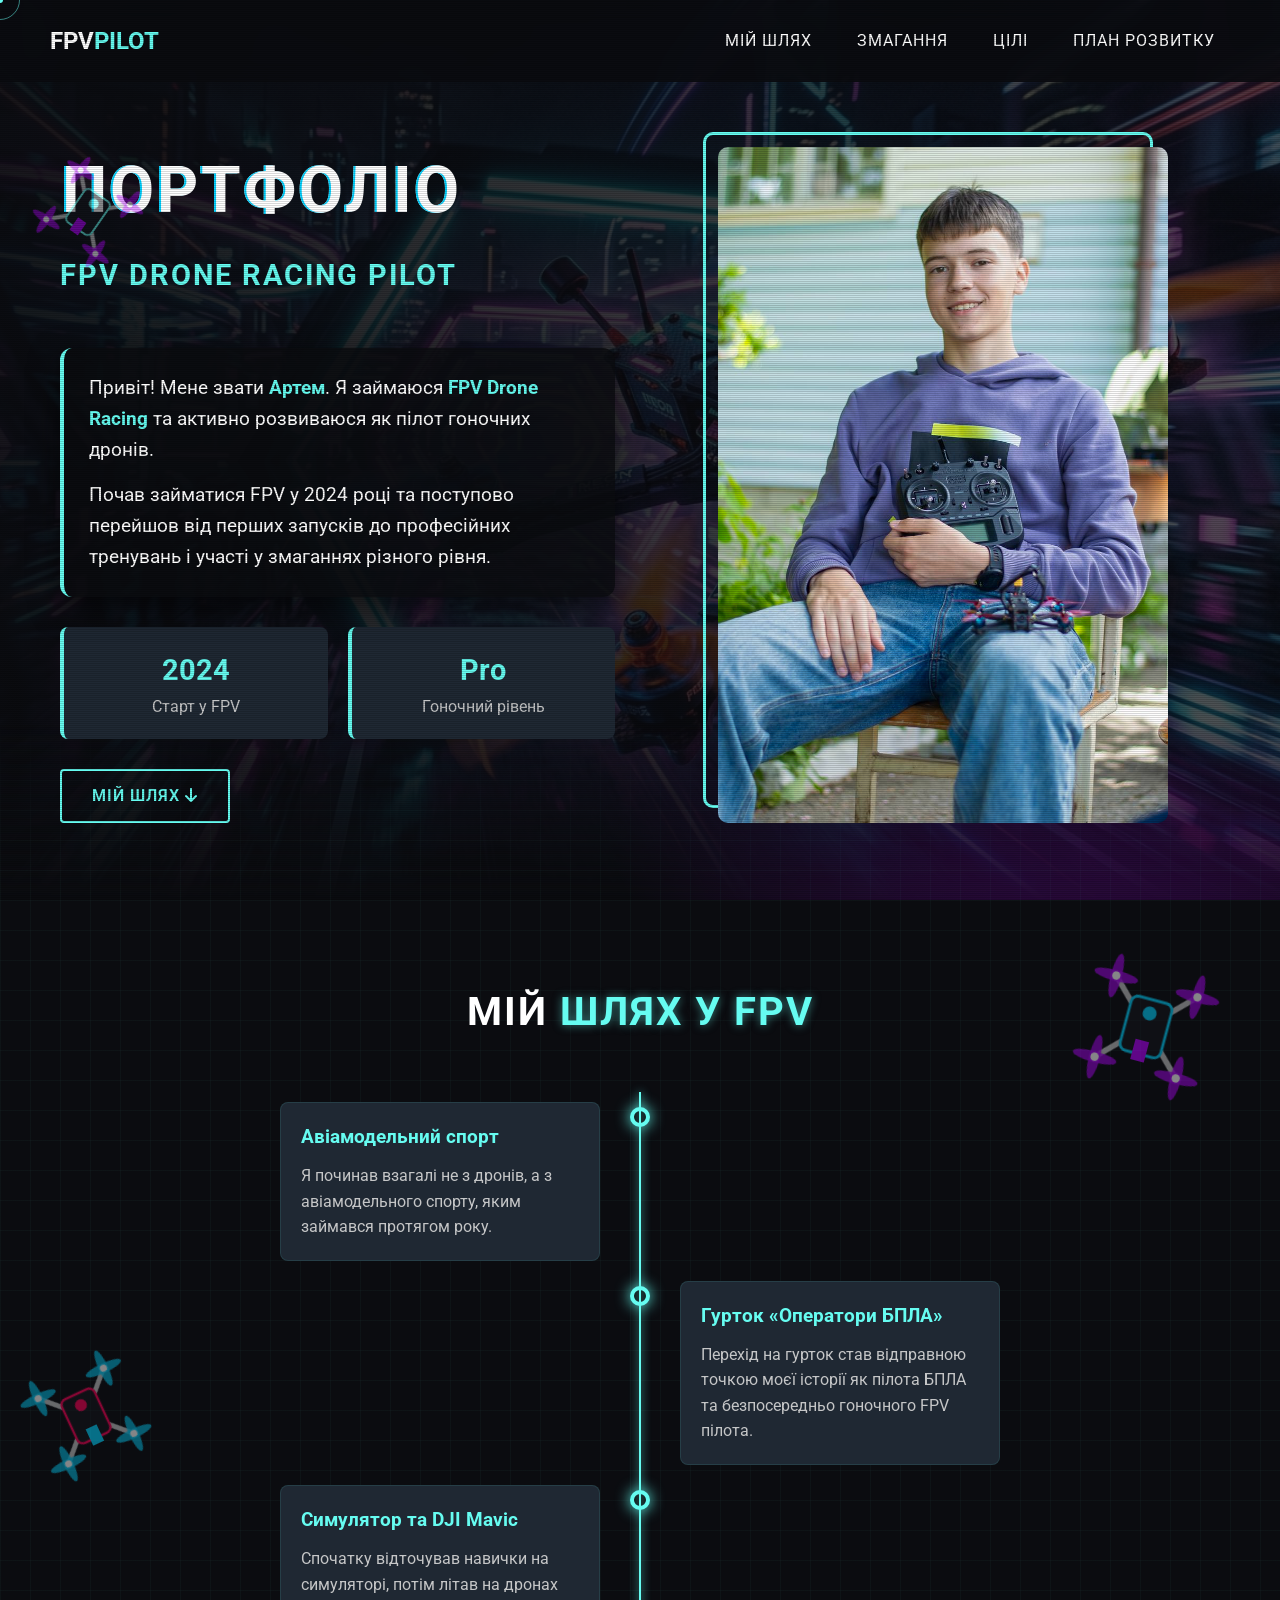
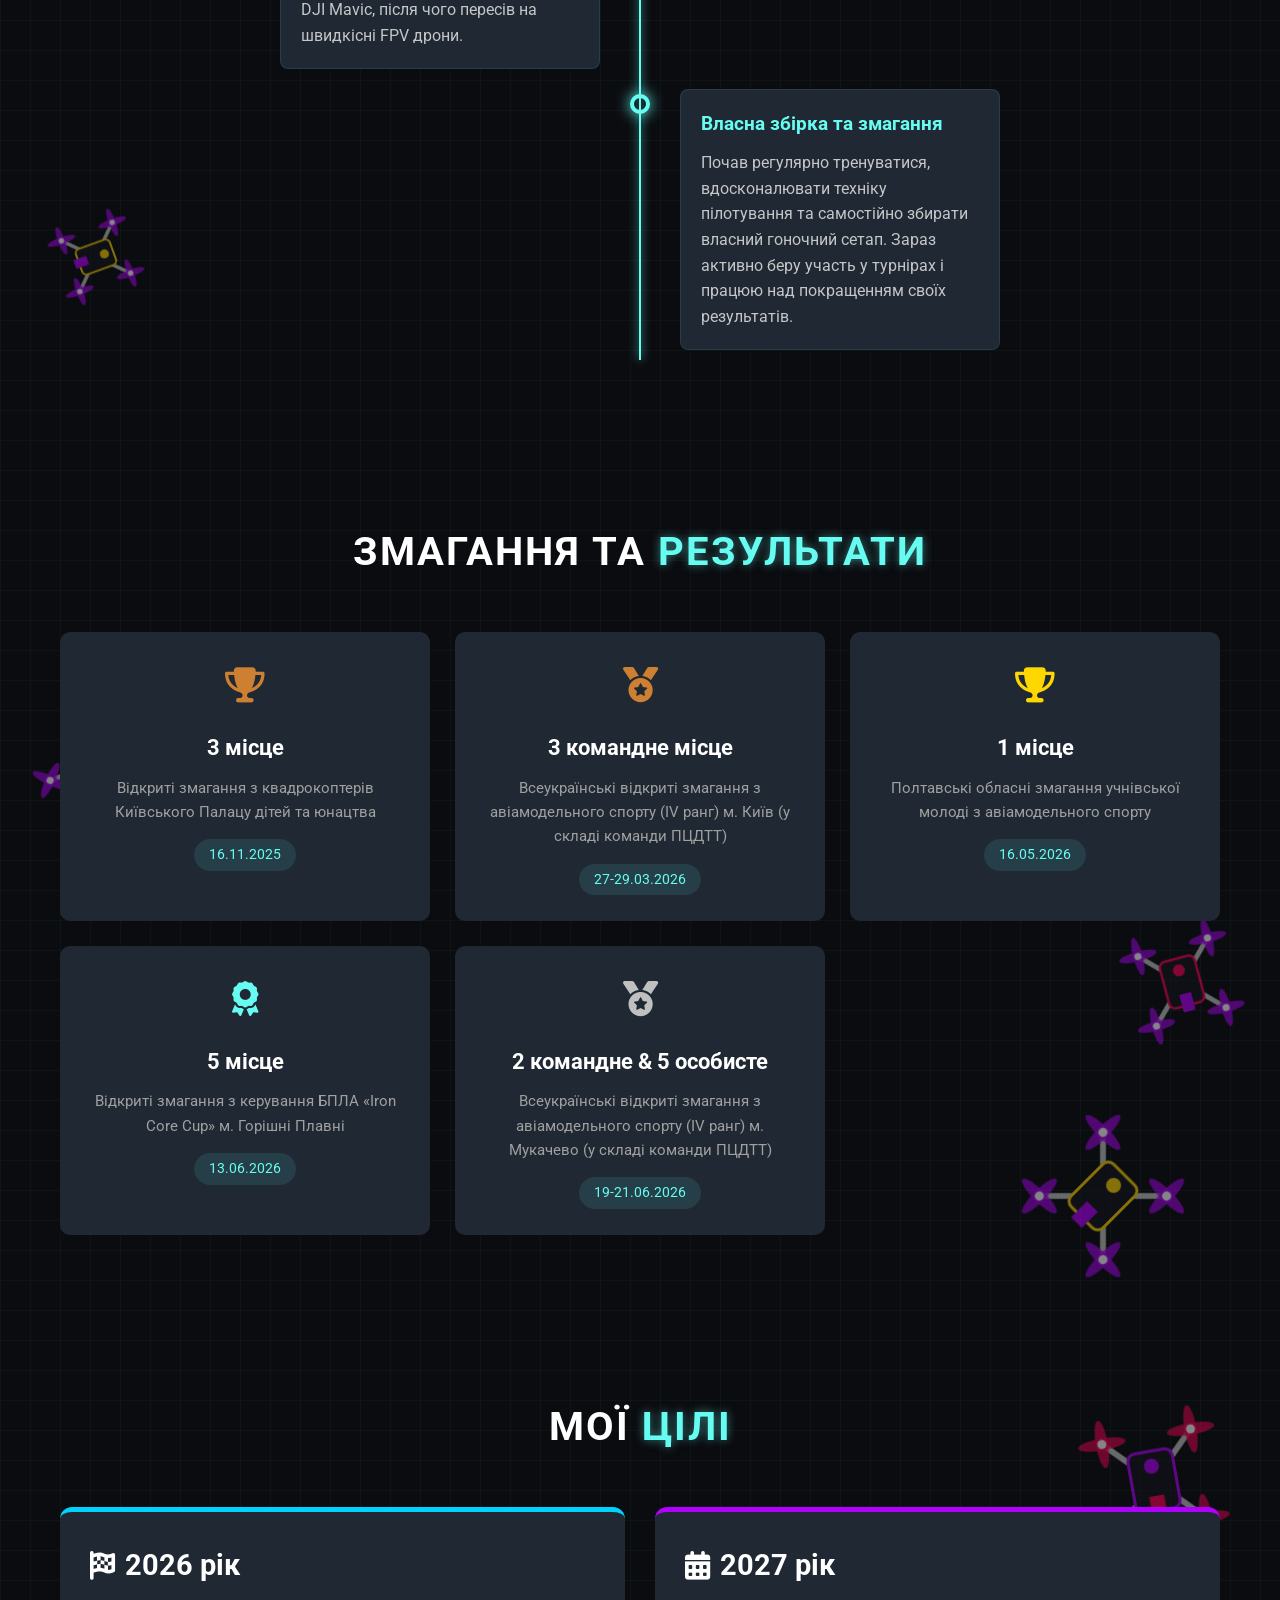
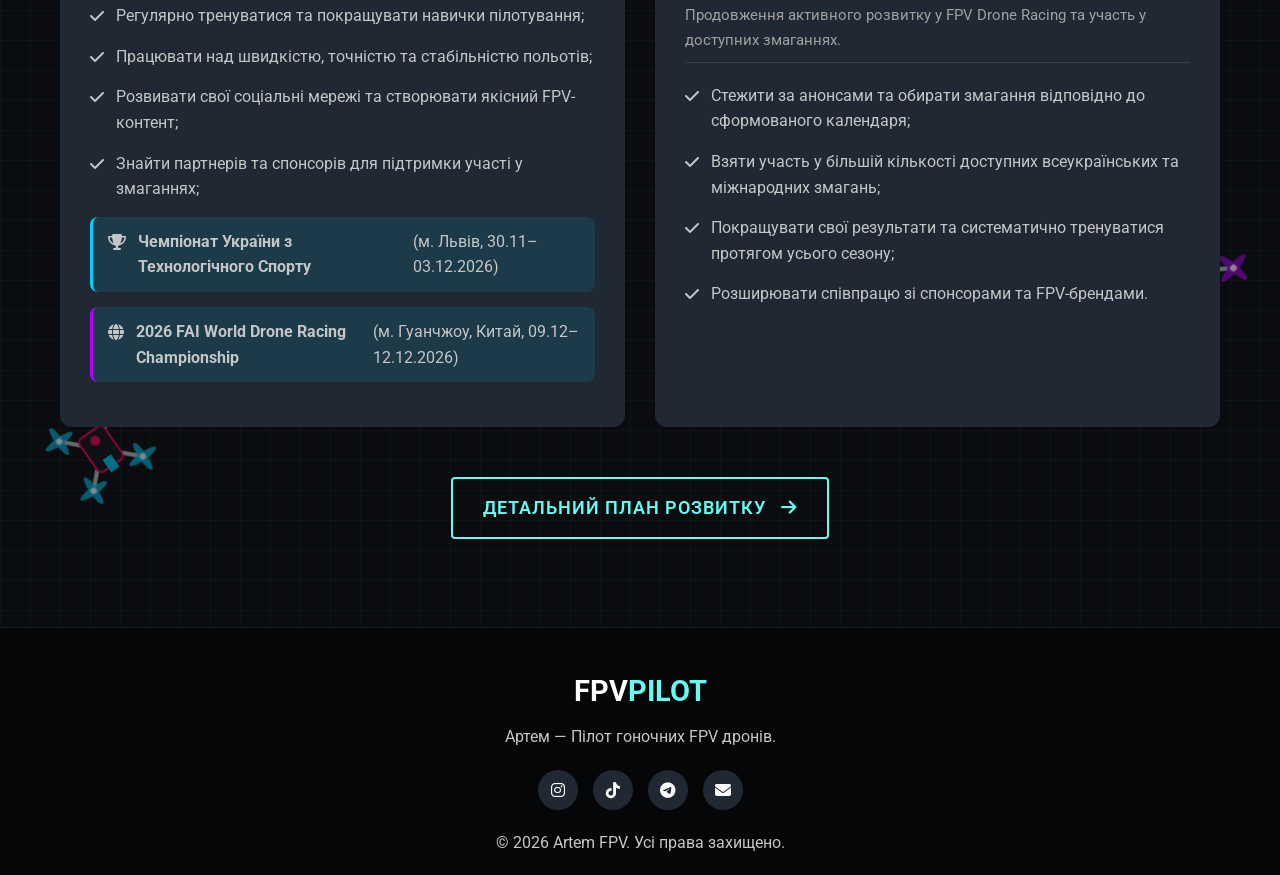
<file: index.html>
<!DOCTYPE html>
<html lang="uk">

<head>
    <meta charset="UTF-8">
    <meta name="viewport" content="width=device-width, initial-scale=1.0">
    <title>Артем | FPV Drone Racing Pilot</title>
    <meta name="description"
        content="Портфоліо Артема, пілота гоночних FPV дронів. Досягнення, результати змагань та цілі на майбутнє.">
    <link rel="stylesheet" href="style.css?v=1.2">
    <link href="https://fonts.googleapis.com/css2?family=Roboto:wght@300;400;700;900&display=swap" rel="stylesheet">
    <link rel="stylesheet" href="https://cdnjs.cloudflare.com/ajax/libs/font-awesome/6.4.0/css/all.min.css">
</head>

<body>
    <div class="loader-wrapper">
        <div class="loader"></div>
    </div>

    <!-- Custom Cursor -->
    <div class="cursor-dot"></div>
    <div class="cursor-outline"></div>

    <nav class="navbar">
        <div class="logo"><a href="index.html">FPV<span>PILOT</span></a></div>
        <ul class="nav-links">
            <li><a href="#journey">Мій шлях</a></li>
            <li><a href="#competitions">Змагання</a></li>
            <li><a href="#goals">Цілі</a></li>
            <li><a href="plan.html">План розвитку</a></li>
        </ul>
        <div class="hamburger">
            <i class="fas fa-bars"></i>
        </div>
    </nav> 

    <header class="hero" id="home">
        <div class="hero-overlay"></div>
        <div class="drone-decoration drone-5 spin-hover"></div>
        <div class="container hero-container">
            <div class="hero-content">
                <div class="interactive-title" style="transform-style: preserve-3d; transition: transform 0.1s ease-out;">
                    <h1 class="glitch cyber-title" data-text="Портфоліо">Портфоліо</h1>
                    <h2 class="cyber-subtitle">
                        <span class="typing-effect">FPV Drone Racing Pilot</span>
                    </h2>
                </div>

                <div class="hero-about-text">
                    <p>Привіт! Мене звати <strong>Артем</strong>. Я займаюся <strong>FPV Drone Racing</strong> та активно розвиваюся як пілот гоночних дронів.</p>
                    <p>Почав займатися FPV у 2024 році та поступово перейшов від перших запусків до професійних тренувань і участі у змаганнях різного рівня.</p>
                </div>

                <div class="stats">
                    <div class="stat-box">
                        <h3>2024</h3>
                        <span>Старт у FPV</span>
                    </div>
                    <div class="stat-box">
                        <h3>Pro</h3>
                        <span>Гоночний рівень</span>
                    </div>
                </div>

                <a href="#journey" class="btn primary-btn" style="margin-top: 30px;">Мій шлях <i
                        class="fas fa-arrow-down"></i></a>
            </div>

            <div class="hero-image-block">
                <div class="about-image">
                    <img src="artem.png" alt="Артем - FPV Пілот">
                    <div class="image-border"></div>
                </div>
            </div>
        </div>
    </header>

    <section id="journey" class="journey">
        <div class="drone-decoration drone-1 spin-always"></div>
        <div class="drone-decoration drone-2 spin-hover"></div>
        <div class="drone-decoration drone-7 spin-hover"></div>
        <div class="container">
            <h2 class="section-title">Мій <span>шлях у FPV</span></h2>
            <div class="timeline">
                <div class="timeline-item">
                    <div class="timeline-dot"></div>
                    <div class="timeline-content">
                        <h3>Авіамодельний спорт</h3>
                        <p>Я починав взагалі не з дронів, а з авіамодельного спорту, яким займався протягом року.</p>
                    </div>
                </div>
                <div class="timeline-item">
                    <div class="timeline-dot"></div>
                    <div class="timeline-content">
                        <h3>Гурток «Оператори БПЛА»</h3>
                        <p>Перехід на гурток став відправною точкою моєї історії як пілота БПЛА та безпосередньо гоночного FPV пілота.</p>
                    </div>
                </div>
                <div class="timeline-item">
                    <div class="timeline-dot"></div>
                    <div class="timeline-content">
                        <h3>Симулятор та DJI Mavic</h3>
                        <p>Спочатку відточував навички на симуляторі, потім літав на дронах DJI Mavic, після чого пересів на швидкісні FPV дрони.</p>
                    </div>
                </div>
                <div class="timeline-item">
                    <div class="timeline-dot"></div>
                    <div class="timeline-content">
                        <h3>Власна збірка та змагання</h3>
                        <p>Почав регулярно тренуватися, вдосконалювати техніку пілотування та самостійно збирати власний гоночний сетап. Зараз активно беру участь у турнірах і працюю над покращенням своїх результатів.</p>
                    </div>
                </div>
            </div>
        </div>
    </section>

    <section id="competitions" class="competitions">
        <div class="drone-decoration drone-3 spin-always"></div>
        <div class="drone-decoration drone-6 spin-always"></div>
        <div class="drone-decoration drone-9 spin-hover"></div>
        <div class="container">
            <h2 class="section-title">Змагання та <span>результати</span></h2>
            <div class="cards-grid">
                <div class="card">
                    <div class="card-icon"><i class="fas fa-trophy bronze"></i></div>
                    <h3>3 місце</h3>
                    <p>Відкриті змагання з квадрокоптерів Київського Палацу дітей та юнацтва</p>
                    <span class="date">16.11.2025</span>
                </div>
                <div class="card">
                    <div class="card-icon"><i class="fas fa-medal bronze"></i></div>
                    <h3>3 командне місце</h3>
                    <p>Всеукраїнські відкриті змагання з авіамодельного спорту (IV ранг) м. Київ (у складі команди ПЦДТТ)</p>
                    <span class="date">27-29.03.2026</span>
                </div>
                <div class="card">
                    <div class="card-icon"><i class="fas fa-trophy gold"></i></div>
                    <h3>1 місце</h3>
                    <p>Полтавські обласні змагання учнівської молоді з авіамодельного спорту</p>
                    <span class="date">16.05.2026</span>
                </div>
                <div class="card">
                    <div class="card-icon"><i class="fas fa-award"></i></div>
                    <h3>5 місце</h3>
                    <p>Відкриті змагання з керування БПЛА «Iron Core Cup» м. Горішні Плавні</p>
                    <span class="date">13.06.2026</span>
                </div>
                <div class="card">
                    <div class="card-icon"><i class="fas fa-medal silver"></i></div>
                    <h3>2 командне & 5 особисте</h3>
                    <p>Всеукраїнські відкриті змагання з авіамодельного спорту (IV ранг) м. Мукачево (у складі команди ПЦДТТ)</p>
                    <span class="date">19-21.06.2026</span>
                </div>
            </div>
        </div>
    </section>

    <section id="goals" class="goals">
        <div class="drone-decoration drone-4 spin-hover"></div>
        <div class="drone-decoration drone-8 spin-always"></div>
        <div class="drone-decoration drone-10 spin-hover"></div>
        <div class="container">
            <h2 class="section-title">Мої <span>Цілі</span></h2>
            <div class="goals-wrapper">
                <div class="goal-box year-2026">
                    <div class="goal-header">
                        <h3><i class="fas fa-flag-checkered"></i> 2026 рік</h3>
                    </div>
                    <ul class="goal-list">
                        <li><i class="fas fa-check"></i> Регулярно тренуватися та покращувати навички пілотування;</li>
                        <li><i class="fas fa-check"></i> Працювати над швидкістю, точністю та стабільністю польотів;</li>
                        <li><i class="fas fa-check"></i> Розвивати свої соціальні мережі та створювати якісний FPV-контент;</li>
                        <li><i class="fas fa-check"></i> Знайти партнерів та спонсорів для підтримки участі у змаганнях;</li>
                        <li class="highlight"><i class="fas fa-trophy"></i> <strong>Чемпіонат України з Технологічного Спорту</strong> (м. Львів, 30.11–03.12.2026)</li>
                        <li class="highlight" style="margin-top: 10px; border-left-color: var(--neon-purple);"><i class="fas fa-globe"></i> <strong>2026 FAI World Drone Racing Championship</strong> (м. Гуанчжоу, Китай, 09.12–12.12.2026)</li>
                    </ul>
                </div>
                <div class="goal-box year-2027">
                    <div class="goal-header">
                        <h3><i class="fas fa-calendar-alt"></i> 2027 рік</h3>
                        <p class="goal-subtitle">Продовження активного розвитку у FPV Drone Racing та участь у доступних змаганнях.</p>
                    </div>
                    <ul class="goal-list">
                        <li><i class="fas fa-check"></i> Стежити за анонсами та обирати змагання відповідно до сформованого календаря;</li>
                        <li><i class="fas fa-check"></i> Взяти участь у більшій кількості доступних всеукраїнських та міжнародних змагань;</li>
                        <li><i class="fas fa-check"></i> Покращувати свої результати та систематично тренуватися протягом усього сезону;</li>
                        <li><i class="fas fa-check"></i> Розширювати співпрацю зі спонсорами та FPV-брендами.</li>
                    </ul>
                </div>
            </div>
            
            <div style="text-align: center; margin-top: 50px;">
                <a href="plan.html" class="btn primary-btn" style="font-size: 1.1rem; padding: 15px 30px;">Детальний план розвитку <i class="fas fa-arrow-right" style="margin-left: 10px;"></i></a>
            </div>
        </div>
    </section>

    <footer>
        <div class="footer-content">
            <div class="footer-logo">FPV<span>PILOT</span></div>
            <p>Артем — Пілот гоночних FPV дронів.</p>
            <div class="socials">
                <a href="https://www.instagram.com/skyrider_fpv?stkn=MXF1b3NtMHl4OWl2NQ==" target="_blank" aria-label="Instagram"><i class="fab fa-instagram"></i></a>
                <a href="https://www.tiktok.com/@skyrider.fpv?is_from_webapp=1&sender_device=pc" target="_blank" aria-label="TikTok"><i class="fab fa-tiktok"></i></a>
                <a href="https://t.me/kaplatyy" target="_blank" aria-label="Telegram"><i class="fab fa-telegram-plane"></i></a>
                <a href="mailto:kaplatyi_a@plt38.ukr.education" aria-label="Email"><i class="fas fa-envelope"></i></a>
            </div>
            <p class="copyright">&copy; 2026 Artem FPV. Усі права захищено.</p>
        </div>
    </footer>

    <script src="script.js"></script>
</body>

</html>
</file>
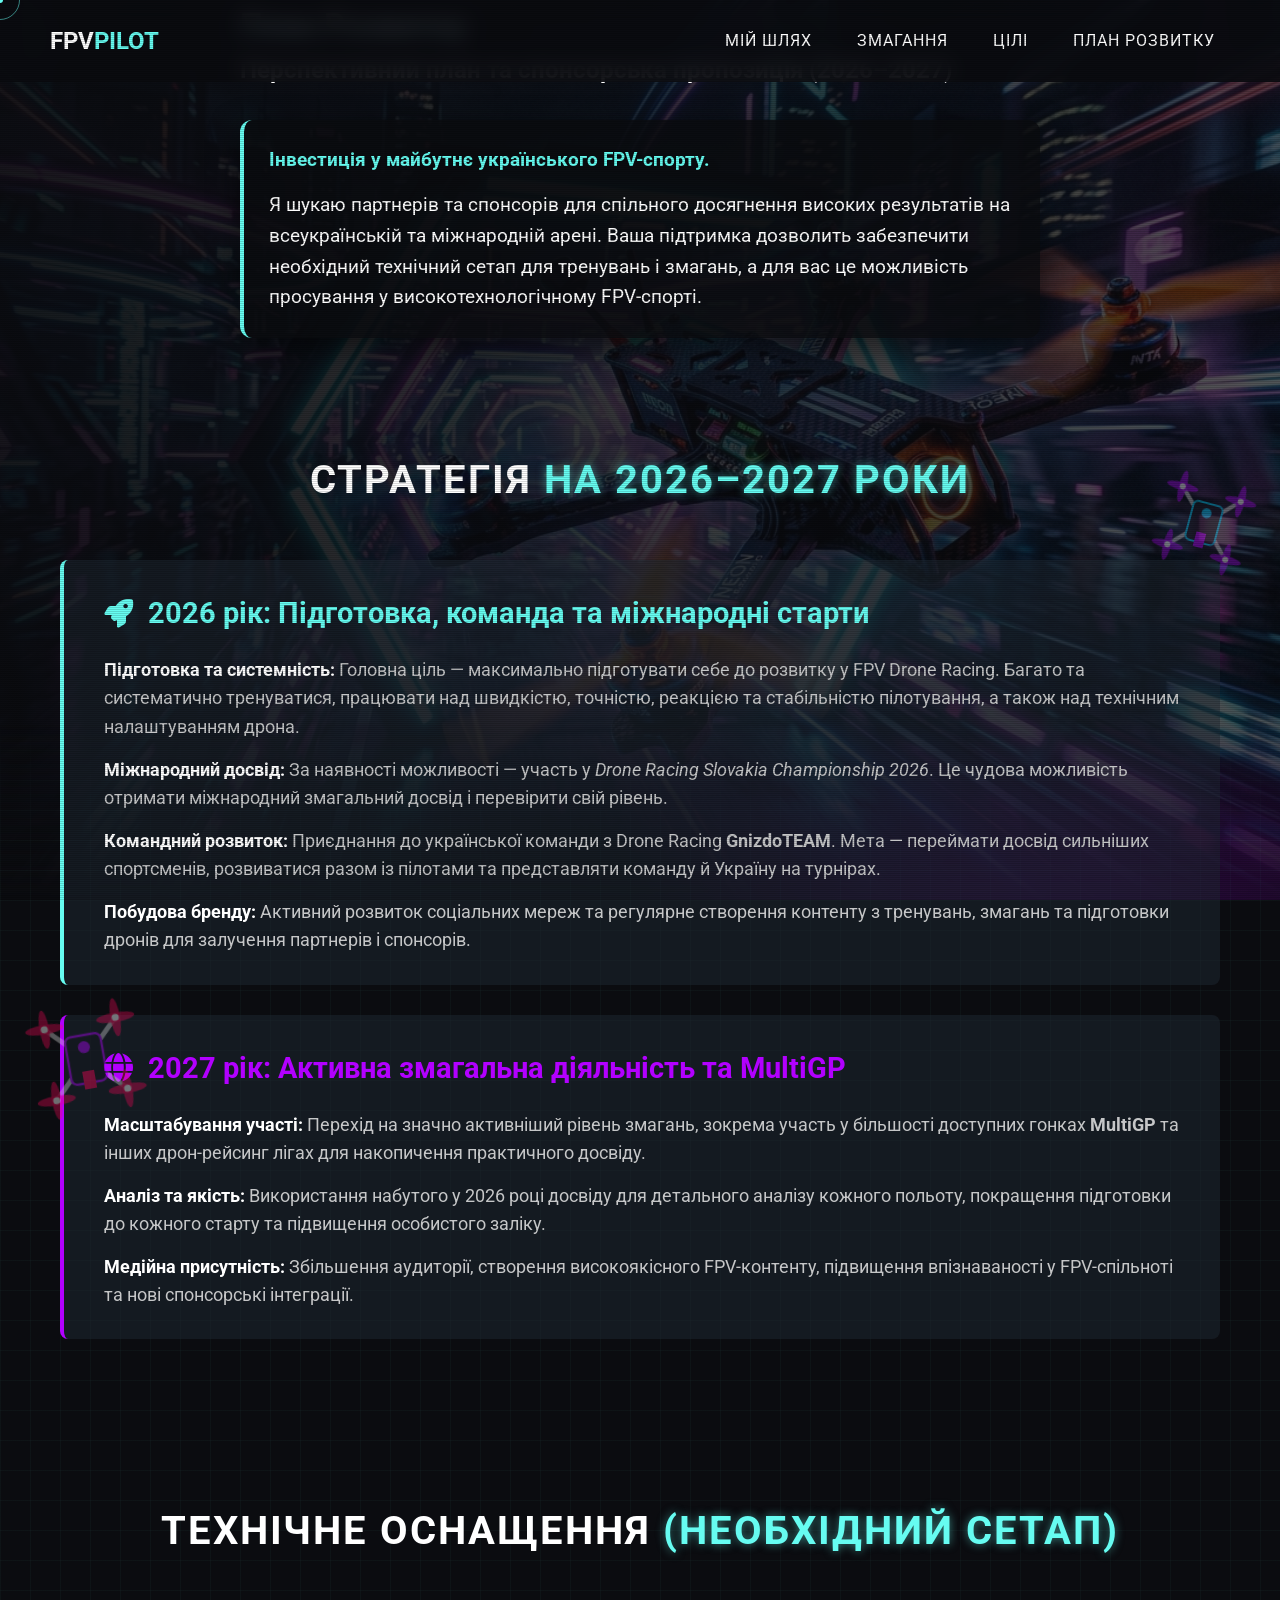
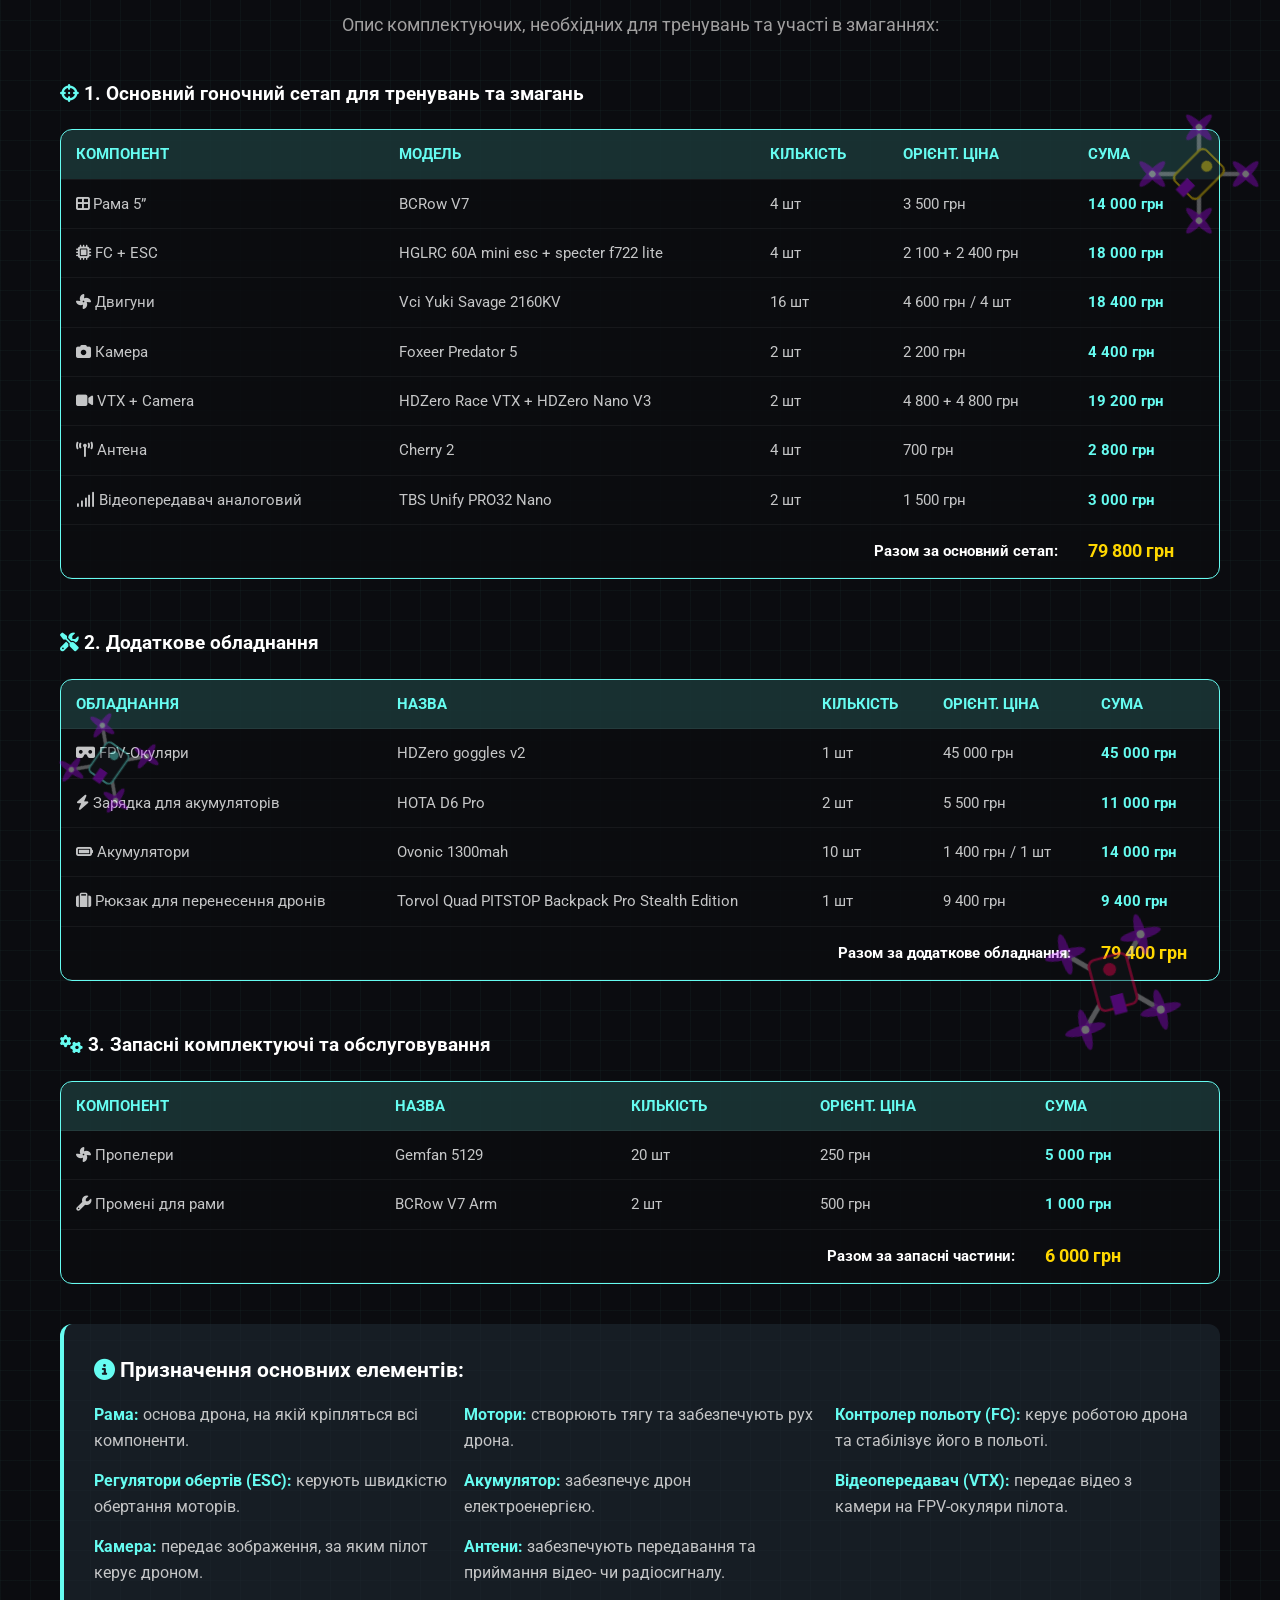
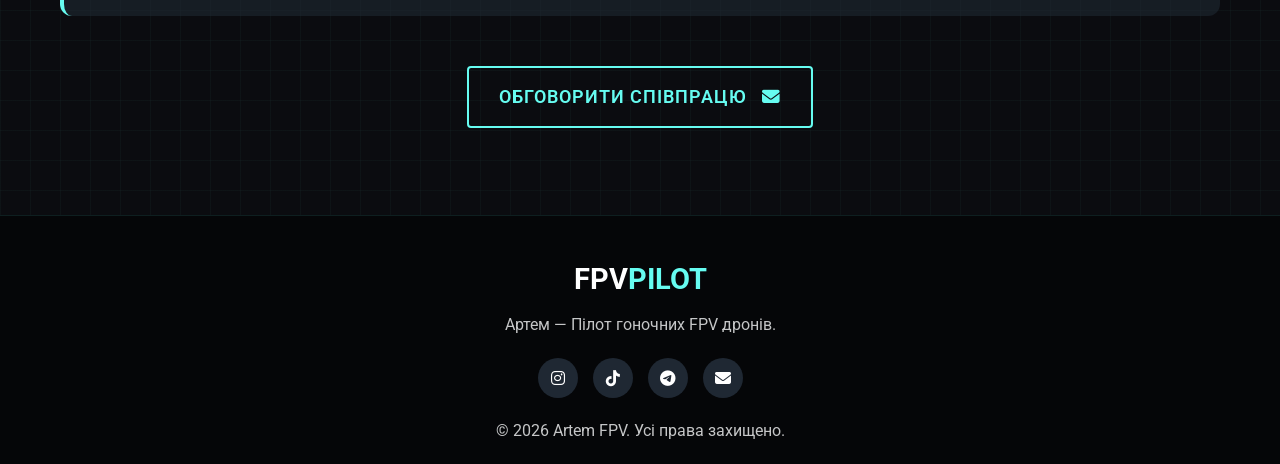
<file: plan.html>
<!DOCTYPE html>
<html lang="uk">

<head> 
    <meta charset="UTF-8">
    <meta name="viewport" content="width=device-width, initial-scale=1.0">
    <title>План Розвитку | Артем FPV</title>
    <meta name="description" content="Перспективний план розвитку та спонсорська пропозиція пілота гоночних FPV дронів Артема на 2026-2027 роки.">
    <link rel="stylesheet" href="style.css?v=1.2">
    <link href="https://fonts.googleapis.com/css2?family=Roboto:wght@300;400;700;900&display=swap" rel="stylesheet">
    <link rel="stylesheet" href="https://cdnjs.cloudflare.com/ajax/libs/font-awesome/6.4.0/css/all.min.css">
</head>

<body>
    <div class="loader-wrapper">
        <div class="loader"></div>
    </div>

    <!-- Custom Cursor -->
    <div class="cursor-dot"></div>
    <div class="cursor-outline"></div>

    <nav class="navbar scrolled">
        <div class="logo"><a href="index.html">FPV<span>PILOT</span></a></div>
        <ul class="nav-links">
            <li><a href="index.html#journey">Мій шлях</a></li>
            <li><a href="index.html#competitions">Змагання</a></li>
            <li><a href="index.html#goals">Цілі</a></li>
            <li><a href="plan.html" class="active">План розвитку</a></li>
        </ul>
        <div class="hamburger">
            <i class="fas fa-bars"></i>
        </div>
    </nav>

    <header class="page-header">
        <div class="hero-overlay"></div>
        <div class="container hero-container" style="justify-content: center; text-align: center;">
            <div class="hero-content" style="flex: none; max-width: 800px;">
                <h1 class="glitch" data-text="План Розвитку">План Розвитку</h1>
                <h2>Перспективний план та спонсорська пропозиція (2026–2027)</h2>
                <div class="hero-about-text" style="text-align: left; background: rgba(11, 12, 16, 0.85);">
                    <p><strong>Інвестиція у майбутнє українського FPV-спорту.</strong></p>
                    <p>Я шукаю партнерів та спонсорів для спільного досягнення високих результатів на всеукраїнській та міжнародній арені. Ваша підтримка дозволить забезпечити необхідний технічний сетап для тренувань і змагань, а для вас це можливість просування у високотехнологічному FPV-спорті.</p>
                </div>
            </div>
        </div>
    </header>

    <section id="strategy" class="journey" style="position: relative;">
        <div class="drone-decoration drone-1 spin-always" style="width: 100px; height: 100px; top: 10%; right: 2%; z-index: 0; opacity: 0.4;"></div>
        <div class="drone-decoration drone-4 spin-hover" style="width: 120px; height: 120px; top: 60%; left: 2%; z-index: 0; opacity: 0.4;"></div>
        <div class="container">
            <h2 class="section-title">Стратегія <span>на 2026–2027 роки</span></h2>
            
            <div class="strategy-wrapper" style="display: flex; flex-direction: column; gap: 30px; margin-top: 40px;">
                <!-- 2026 -->
                <div class="strategy-block" style="background: rgba(31, 40, 51, 0.5); border-left: 4px solid var(--primary-color); padding: 30px 40px; border-radius: 8px;">
                    <h3 style="font-size: 1.8rem; color: var(--primary-color); margin-bottom: 20px; display: flex; align-items: center;">
                        <i class="fas fa-rocket" style="margin-right: 15px;"></i> 2026 рік: Підготовка, команда та міжнародні старти
                    </h3>
                    <ul style="list-style: none; padding: 0;">
                        <li style="margin-bottom: 15px; font-size: 1.1rem; line-height: 1.6;">
                            <strong style="color: #fff;">Підготовка та системність:</strong> Головна ціль — максимально підготувати себе до розвитку у FPV Drone Racing. Багато та систематично тренуватися, працювати над швидкістю, точністю, реакцією та стабільністю пілотування, а також над технічним налаштуванням дрона.
                        </li>
                        <li style="margin-bottom: 15px; font-size: 1.1rem; line-height: 1.6;">
                            <strong style="color: #fff;">Міжнародний досвід:</strong> За наявності можливості — участь у <em>Drone Racing Slovakia Championship 2026</em>. Це чудова можливість отримати міжнародний змагальний досвід і перевірити свій рівень.
                        </li>
                        <li style="margin-bottom: 15px; font-size: 1.1rem; line-height: 1.6;">
                            <strong style="color: #fff;">Командний розвиток:</strong> Приєднання до української команди з Drone Racing <strong>GnizdoTEAM</strong>. Мета — переймати досвід сильніших спортсменів, розвиватися разом із пілотами та представляти команду й Україну на турнірах.
                        </li>
                        <li style="margin-bottom: 0; font-size: 1.1rem; line-height: 1.6;">
                            <strong style="color: #fff;">Побудова бренду:</strong> Активний розвиток соціальних мереж та регулярне створення контенту з тренувань, змагань та підготовки дронів для залучення партнерів і спонсорів.
                        </li>
                    </ul>
                </div>

                <!-- 2027 -->
                <div class="strategy-block" style="background: rgba(31, 40, 51, 0.5); border-left: 4px solid var(--neon-purple); padding: 30px 40px; border-radius: 8px;">
                    <h3 style="font-size: 1.8rem; color: var(--neon-purple); margin-bottom: 20px; display: flex; align-items: center;">
                        <i class="fas fa-globe" style="margin-right: 15px;"></i> 2027 рік: Активна змагальна діяльність та MultiGP
                    </h3>
                    <ul style="list-style: none; padding: 0;">
                        <li style="margin-bottom: 15px; font-size: 1.1rem; line-height: 1.6;">
                            <strong style="color: #fff;">Масштабування участі:</strong> Перехід на значно активніший рівень змагань, зокрема участь у більшості доступних гонках <strong>MultiGP</strong> та інших дрон-рейсинг лігах для накопичення практичного досвіду.
                        </li>
                        <li style="margin-bottom: 15px; font-size: 1.1rem; line-height: 1.6;">
                            <strong style="color: #fff;">Аналіз та якість:</strong> Використання набутого у 2026 році досвіду для детального аналізу кожного польоту, покращення підготовки до кожного старту та підвищення особистого заліку.
                        </li>
                        <li style="margin-bottom: 0; font-size: 1.1rem; line-height: 1.6;">
                            <strong style="color: #fff;">Медійна присутність:</strong> Збільшення аудиторії, створення високоякісного FPV-контенту, підвищення впізнаваності у FPV-спільноті та нові спонсорські інтеграції.
                        </li>
                    </ul>
                </div>
            </div>
        </div>
    </section>

    <section id="equipment" class="competitions" style="position: relative;">
        <div class="drone-decoration drone-3 spin-always" style="width: 110px; height: 110px; top: 15%; right: 2%; z-index: 0; opacity: 0.4;"></div>
        <div class="drone-decoration drone-5 spin-hover" style="width: 90px; height: 90px; top: 45%; left: 5%; z-index: 0; opacity: 0.4;"></div>
        <div class="drone-decoration drone-6 spin-always" style="width: 130px; height: 130px; bottom: 10%; right: 8%; z-index: 0; opacity: 0.4;"></div>
        <div class="container">
            <h2 class="section-title">Технічне оснащення <span>(Необхідний сетап)</span></h2>
            <p style="text-align: center; margin-bottom: 40px; font-size: 1.1rem; color: #a0a0a0;">Опис комплектуючих, необхідних для тренувань та участі в змаганнях:</p>
            
            <!-- 1. Основний гоночний сетап -->
            <h3 style="color: #fff; margin-bottom: 20px; text-align: left;"><i class="fas fa-crosshairs" style="color: var(--primary-color);"></i> 1. Основний гоночний сетап для тренувань та змагань</h3>
            <div class="table-container">
                <table class="sponsor-table">
                    <thead>
                        <tr>
                            <th>Компонент</th>
                            <th>Модель</th>
                            <th>Кількість</th>
                            <th>Орієнт. ціна</th>
                            <th>Сума</th>
                        </tr>
                    </thead>
                    <tbody>
                        <tr>
                            <td><i class="fas fa-border-all"></i> Рама 5”</td>
                            <td>BCRow V7</td>
                            <td>4 шт</td>
                            <td>3 500 грн</td>
                            <td class="price">14 000 грн</td>
                        </tr>
                        <tr>
                            <td><i class="fas fa-microchip"></i> FC + ESC</td>
                            <td>HGLRC 60A mini esc + specter f722 lite</td>
                            <td>4 шт</td>
                            <td>2 100 + 2 400 грн</td>
                            <td class="price">18 000 грн</td>
                        </tr>
                        <tr>
                            <td><i class="fas fa-fan"></i> Двигуни</td>
                            <td>Vci Yuki Savage 2160KV</td>
                            <td>16 шт</td>
                            <td>4 600 грн / 4 шт</td>
                            <td class="price">18 400 грн</td>
                        </tr>
                        <tr>
                            <td><i class="fas fa-camera"></i> Камера</td>
                            <td>Foxeer Predator 5</td>
                            <td>2 шт</td>
                            <td>2 200 грн</td>
                            <td class="price">4 400 грн</td>
                        </tr>
                        <tr>
                            <td><i class="fas fa-video"></i> VTX + Camera</td>
                            <td>HDZero Race VTX + HDZero Nano V3</td>
                            <td>2 шт</td>
                            <td>4 800 + 4 800 грн</td>
                            <td class="price">19 200 грн</td>
                        </tr>
                        <tr>
                            <td><i class="fas fa-broadcast-tower"></i> Антена</td>
                            <td>Cherry 2</td>
                            <td>4 шт</td>
                            <td>700 грн</td>
                            <td class="price">2 800 грн</td>
                        </tr>
                        <tr>
                            <td><i class="fas fa-signal"></i> Відеопередавач аналоговий</td>
                            <td>TBS Unify PRO32 Nano</td>
                            <td>2 шт</td>
                            <td>1 500 грн</td>
                            <td class="price">3 000 грн</td>
                        </tr>
                    </tbody>
                    <tfoot>
                        <tr>
                            <td colspan="4" style="text-align: right; font-weight: bold; color: #fff;">Разом за основний сетап:</td>
                            <td class="price total">79 800 грн</td>
                        </tr>
                    </tfoot>
                </table>
            </div>

            <!-- 2. Додаткове обладнання -->
            <h3 style="color: #fff; margin-top: 50px; margin-bottom: 20px; text-align: left;"><i class="fas fa-tools" style="color: var(--primary-color);"></i> 2. Додаткове обладнання</h3>
            <div class="table-container">
                <table class="sponsor-table">
                    <thead>
                        <tr>
                            <th>Обладнання</th>
                            <th>Назва</th>
                            <th>Кількість</th>
                            <th>Орієнт. ціна</th>
                            <th>Сума</th>
                        </tr>
                    </thead>
                    <tbody>
                        <tr>
                            <td><i class="fas fa-vr-cardboard"></i> FPV-Окуляри</td>
                            <td>HDZero goggles v2</td>
                            <td>1 шт</td>
                            <td>45 000 грн</td>
                            <td class="price">45 000 грн</td>
                        </tr>
                        <tr>
                            <td><i class="fas fa-bolt"></i> Зарядка для акумуляторів</td>
                            <td>HOTA D6 Pro</td>
                            <td>2 шт</td>
                            <td>5 500 грн</td>
                            <td class="price">11 000 грн</td>
                        </tr>
                        <tr>
                            <td><i class="fas fa-battery-full"></i> Акумулятори</td>
                            <td>Ovonic 1300mah</td>
                            <td>10 шт</td>
                            <td>1 400 грн / 1 шт</td>
                            <td class="price">14 000 грн</td>
                        </tr>
                        <tr>
                            <td><i class="fas fa-suitcase"></i> Рюкзак для перенесення дронів</td>
                            <td>Torvol Quad PITSTOP Backpack Pro Stealth Edition</td>
                            <td>1 шт</td>
                            <td>9 400 грн</td>
                            <td class="price">9 400 грн</td>
                        </tr>
                    </tbody>
                    <tfoot>
                        <tr>
                            <td colspan="4" style="text-align: right; font-weight: bold; color: #fff;">Разом за додаткове обладнання:</td>
                            <td class="price total">79 400 грн</td>
                        </tr>
                    </tfoot>
                </table>
            </div>

            <!-- 3. Запасні комплектуючі -->
            <h3 style="color: #fff; margin-top: 50px; margin-bottom: 20px; text-align: left;"><i class="fas fa-cogs" style="color: var(--primary-color);"></i> 3. Запасні комплектуючі та обслуговування</h3>
            <div class="table-container">
                <table class="sponsor-table">
                    <thead>
                        <tr>
                            <th>Компонент</th>
                            <th>Назва</th>
                            <th>Кількість</th>
                            <th>Орієнт. ціна</th>
                            <th>Сума</th>
                        </tr>
                    </thead>
                    <tbody>
                        <tr>
                            <td><i class="fas fa-fan"></i> Пропелери</td>
                            <td>Gemfan 5129</td>
                            <td>20 шт</td>
                            <td>250 грн</td>
                            <td class="price">5 000 грн</td>
                        </tr>
                        <tr>
                            <td><i class="fas fa-wrench"></i> Промені для рами</td>
                            <td>BCRow V7 Arm</td>
                            <td>2 шт</td>
                            <td>500 грн</td>
                            <td class="price">1 000 грн</td>
                        </tr>
                    </tbody>
                    <tfoot>
                        <tr>
                            <td colspan="4" style="text-align: right; font-weight: bold; color: #fff;">Разом за запасні частини:</td>
                            <td class="price total">6 000 грн</td>
                        </tr>
                    </tfoot>
                </table>
            </div>

            <!-- Опис функцій елементів -->
            <div style="background: rgba(31, 40, 51, 0.6); padding: 30px; border-radius: 12px; margin-top: 40px; border-left: 4px solid var(--primary-color);">
                <h4 style="color: #fff; margin-bottom: 15px; font-size: 1.3rem;"><i class="fas fa-info-circle" style="color: var(--primary-color);"></i> Призначення основних елементів:</h4>
                <ul style="list-style: none; display: grid; grid-template-columns: repeat(auto-fit, minmax(280px, 1fr)); gap: 15px; padding: 0;">
                    <li><strong style="color: var(--primary-color);">Рама:</strong> основа дрона, на якій кріпляться всі компоненти.</li>
                    <li><strong style="color: var(--primary-color);">Мотори:</strong> створюють тягу та забезпечують рух дрона.</li>
                    <li><strong style="color: var(--primary-color);">Контролер польоту (FC):</strong> керує роботою дрона та стабілізує його в польоті.</li>
                    <li><strong style="color: var(--primary-color);">Регулятори обертів (ESC):</strong> керують швидкістю обертання моторів.</li>
                    <li><strong style="color: var(--primary-color);">Акумулятор:</strong> забезпечує дрон електроенергією.</li>
                    <li><strong style="color: var(--primary-color);">Відеопередавач (VTX):</strong> передає відео з камери на FPV-окуляри пілота.</li>
                    <li><strong style="color: var(--primary-color);">Камера:</strong> передає зображення, за яким пілот керує дроном.</li>
                    <li><strong style="color: var(--primary-color);">Антени:</strong> забезпечують передавання та приймання відео- чи радіосигналу.</li>
                </ul>
            </div>
            
            <div style="text-align: center; margin-top: 50px;">
                <a href="mailto:kaplatyi_a@plt38.ukr.education" class="btn primary-btn" style="font-size: 1.1rem; padding: 15px 30px;">Обговорити співпрацю <i class="fas fa-envelope" style="margin-left: 10px;"></i></a>
            </div>
        </div>
    </section>

    <footer>
        <div class="footer-content">
            <div class="footer-logo">FPV<span>PILOT</span></div>
            <p>Артем — Пілот гоночних FPV дронів.</p>
            <div class="socials">
                <a href="https://www.instagram.com/skyrider_fpv?stkn=MXF1b3NtMHl4OWl2NQ==" target="_blank" aria-label="Instagram"><i class="fab fa-instagram"></i></a>
                <a href="https://www.tiktok.com/@skyrider.fpv?is_from_webapp=1&sender_device=pc" target="_blank" aria-label="TikTok"><i class="fab fa-tiktok"></i></a>
                <a href="https://t.me/kaplatyy" target="_blank" aria-label="Telegram"><i class="fab fa-telegram-plane"></i></a>
                <a href="mailto:kaplatyi_a@plt38.ukr.education" aria-label="Email"><i class="fas fa-envelope"></i></a>
            </div>
            <p class="copyright">&copy; 2026 Artem FPV. Усі права захищено.</p>
        </div>
    </footer>

    <script src="script.js"></script>
</body>
</html>
</file>
<file: style.css>
:root {
    --bg-color: #0b0c10;
    --text-color: #c5c6c7;
    --primary-color: #66fcf1;
    --primary-dark: #45a29e;
    --secondary-color: #1f2833;
    --neon-blue: #00d2ff;
    --neon-purple: #b200ff;
    --font-heading: 'Roboto', sans-serif;
    --font-body: 'Roboto', sans-serif;
    --transition: all 0.3s ease;
}

* {
    margin: 0;
    padding: 0;
    box-sizing: border-box;
}

html {
    scroll-behavior: smooth;
    interpolate-size: allow-keywords;
    background-color: var(--bg-color);
    background-image: 
        radial-gradient(circle at 15% 25%, rgba(102, 252, 241, 0.3) 0%, transparent 40%),
        radial-gradient(circle at 85% 75%, rgba(178, 0, 255, 0.3) 0%, transparent 40%);
    background-attachment: fixed;
    background-size: 100% 100%;
    min-height: 100vh;
}

body {
    background-color: transparent;
    background-image: 
        linear-gradient(rgba(102, 252, 241, 0.03) 1px, transparent 1px),
        linear-gradient(90deg, rgba(102, 252, 241, 0.03) 1px, transparent 1px);
    background-size: 30px 30px;
    animation: move-grid 15s linear infinite;
    color: var(--text-color);
    font-family: var(--font-body);
    line-height: 1.6;
    overflow-x: hidden;
    cursor: none;
}

/* CRT Scanlines Overlay */
body::after {
    content: "";
    position: fixed;
    top: 0;
    left: 0;
    width: 100%;
    height: 100%;
    background: repeating-linear-gradient(
        0deg,
        rgba(0, 0, 0, 0.15),
        rgba(0, 0, 0, 0.15) 1px,
        transparent 1px,
        transparent 2px
    );
    pointer-events: none;
    z-index: 9998;
}

@keyframes move-grid {
    0% { background-position: 0 0; }
    100% { background-position: 30px 30px; }
}

/* Custom Cursor */
.cursor-dot {
    position: fixed;
    top: 0;
    left: 0;
    width: 6px;
    height: 6px;
    background-color: var(--primary-color);
    border-radius: 50%;
    transform: translate(-50%, -50%);
    pointer-events: none;
    z-index: 10000;
}

.cursor-outline {
    position: fixed;
    top: 0;
    left: 0;
    width: 40px;
    height: 40px;
    border: 1px solid rgba(102, 252, 241, 0.5);
    border-radius: 50%;
    transform: translate(-50%, -50%);
    pointer-events: none;
    z-index: 9999;
    transition: width 0.2s, height 0.2s, background-color 0.2s;
}

a:hover ~ .cursor-outline, 
button:hover ~ .cursor-outline,
.card:hover ~ .cursor-outline,
.goal-box:hover ~ .cursor-outline {
    width: 60px;
    height: 60px;
    background-color: rgba(102, 252, 241, 0.1);
}

.container {
    max-width: 1200px;
    margin: 0 auto;
    padding: 0 20px;
}

/* Loader */
.loader-wrapper {
    position: fixed;
    top: 0;
    left: 0;
    width: 100vw;
    height: 100vh;
    background-color: var(--bg-color);
    display: flex;
    justify-content: center;
    align-items: center;
    z-index: 9999;
    transition: opacity 0.5s ease;
}

.loader {
    width: 50px;
    height: 50px;
    border: 3px solid transparent;
    border-top-color: var(--primary-color);
    border-radius: 50%;
    animation: spin 1s linear infinite;
    box-shadow: 0 0 15px var(--primary-color);
}

@keyframes spin {
    0% { transform: rotate(0deg); }
    100% { transform: rotate(360deg); }
}

/* Typography */
h1, h2, h3, h4 {
    font-family: var(--font-heading);
    color: #fff;
}

.section-title {
    text-align: center;
    font-size: 2.5rem;
    margin-bottom: 3rem;
    text-transform: uppercase;
    letter-spacing: 2px;
}

.section-title span {
    color: var(--primary-color);
    text-shadow: 0 0 10px rgba(102, 252, 241, 0.5);
    animation: neon-flicker 3s infinite alternate;
}

@keyframes neon-flicker {
    0%, 19%, 21%, 23%, 25%, 54%, 56%, 100% {
        text-shadow: 0 0 10px rgba(102,252,241, 0.8), 0 0 20px rgba(102,252,241, 0.8), 0 0 30px rgba(102,252,241, 0.6);
        color: var(--primary-color);
    }
    20%, 24%, 55% {
        text-shadow: none;
        color: #111;
    }
}

/* Navbar */
.navbar {
    position: fixed;
    top: 0;
    width: 100%;
    display: flex;
    justify-content: space-between;
    align-items: center;
    padding: 20px 50px;
    background: rgba(11, 12, 16, 0.9);
    backdrop-filter: blur(10px);
    z-index: 1000;
    transition: var(--transition);
}

.navbar.scrolled {
    padding: 15px 50px;
    box-shadow: 0 2px 10px rgba(0, 0, 0, 0.5);
}

.logo {
    font-family: var(--font-heading);
    font-size: 1.5rem;
    font-weight: 700;
    color: #fff;
    cursor: pointer;
}

.logo span {
    color: var(--primary-color);
}

.logo a {
    color: inherit;
    text-decoration: none;
}

.nav-links {
    display: flex;
    list-style: none;
    gap: 15px;
    position: relative;
    anchor-name: --nav-indicator;
}

.nav-links a {
    display: block;
    color: #fff;
    text-decoration: none;
    font-size: 1rem;
    font-family: var(--font-heading);
    text-transform: uppercase;
    letter-spacing: 1px;
    transition: var(--transition);
    padding: 8px 15px;
    border-radius: 8px;
}

.nav-links a:hover,
.nav-links a:focus-visible {
    anchor-name: --nav-indicator;
}

.hamburger {
    display: none;
    font-size: 1.5rem;
    color: #fff;
    cursor: pointer;
}

/* Hero Section */
.hero {
    min-height: 100vh;
    position: relative;
    display: flex;
    justify-content: center;
    align-items: center;
    padding: 120px 0 50px;
}

.hero-overlay {
    position: absolute;
    top: 0;
    left: 0;
    width: 100%;
    height: 100%;
    background: 
        linear-gradient(to right, rgba(11, 12, 16, 0.95), rgba(11, 12, 16, 0.7)),
        url('hero.jpg') no-repeat center center/cover;
    -webkit-mask-image: linear-gradient(to bottom, black 80%, transparent 100%);
    mask-image: linear-gradient(to bottom, black 80%, transparent 100%);
}

.hero-container {
    position: relative;
    z-index: 1;
    display: flex;
    align-items: center;
    gap: 50px;
    width: 100%;
}

.hero-content {
    flex: 1;
    text-align: left;
    transform: translateY(20px);
    opacity: 0;
    animation: fadeInUp 1s ease forwards 0.5s;
}

.hero-about-text {
    margin: 30px 0;
    font-size: 1.2rem;
    color: #fff;
    background: rgba(11, 12, 16, 0.85);
    backdrop-filter: blur(10px);
    padding: 25px;
    border-radius: 12px;
    border-left: 4px solid var(--primary-color);
    box-shadow: 0 10px 30px rgba(0, 0, 0, 0.5);
}

.hero-about-text p {
    margin-bottom: 15px;
    line-height: 1.6;
}

.hero-about-text p:last-child {
    margin-bottom: 0;
}

.hero-about-text strong {
    color: var(--primary-color);
}

.hero-image-block {
    flex: 1;
    transform: translateY(20px);
    opacity: 0;
    animation: fadeInUp 1s ease forwards 0.7s;
}

.hero h1 {
    font-size: 4rem;
    margin-bottom: 10px;
    text-transform: uppercase;
    letter-spacing: 3px;
    color: #fff;
    position: relative;
}

/* Glitch Effect */
.glitch {
    position: relative;
}

.glitch::before, .glitch::after {
    content: attr(data-text);
    position: absolute;
    top: 0;
    left: 0;
    width: 100%;
    height: 100%;
    background: transparent;
}

.glitch::before {
    left: 2px;
    text-shadow: -2px 0 var(--neon-blue);
    clip: rect(24px, 550px, 90px, 0);
    animation: glitch-anim 3s infinite linear alternate-reverse;
}

.glitch::after {
    left: -2px;
    text-shadow: -2px 0 var(--neon-purple);
    clip: rect(85px, 550px, 140px, 0);
    animation: glitch-anim 2.5s infinite linear alternate-reverse;
}

@keyframes glitch-anim {
    0% { clip: rect(22px, 9999px, 83px, 0); }
    20% { clip: rect(65px, 9999px, 98px, 0); }
    40% { clip: rect(31px, 9999px, 15px, 0); }
    60% { clip: rect(104px, 9999px, 50px, 0); }
    80% { clip: rect(81px, 9999px, 33px, 0); }
    100% { clip: rect(15px, 9999px, 11px, 0); }
}

.cyber-title {
    font-size: 4rem !important;
    color: #fff;
    transition: all 0.3s ease;
    display: inline-block;
}

.cyber-subtitle {
    display: inline-block;
    position: relative;
    font-size: 1.8rem !important;
    color: var(--primary-color);
    margin-bottom: 20px;
    font-family: var(--font-heading);
    font-weight: 700;
    letter-spacing: 2px;
    text-transform: uppercase;
}

.btn {
    display: inline-block;
    padding: 12px 30px;
    background: transparent;
    color: var(--primary-color);
    font-family: var(--font-heading);
    text-transform: uppercase;
    text-decoration: none;
    border: 2px solid var(--primary-color);
    border-radius: 4px;
    font-weight: 600;
    letter-spacing: 1px;
    transition: var(--transition);
    position: relative;
    overflow: hidden;
    z-index: 1;
}

.btn::before {
    content: '';
    position: absolute;
    top: 0;
    left: 0;
    width: 0;
    height: 100%;
    background: var(--primary-color);
    z-index: -1;
    transition: var(--transition);
}

.btn:hover {
    color: var(--bg-color);
    box-shadow: 0 0 20px var(--primary-color), 0 0 40px var(--neon-blue);
}

.btn:hover::before {
    width: 100%;
}

/* Sections General */
section {
    padding: 80px 0;
    position: relative;
}

/* About Section */
.about-image {
    position: relative;
    max-width: 450px;
    margin: 0 auto;
}

.about-image img {
    width: 100%;
    border-radius: 10px;
    display: block;
    position: relative;
    z-index: 2;
}

.image-border {
    position: absolute;
    top: -15px;
    left: -15px;
    width: 100%;
    height: 100%;
    border: 3px solid var(--primary-color);
    border-radius: 10px;
    z-index: 1;
}

.stats {
    display: flex;
    gap: 20px;
    margin-top: 30px;
}

.stat-box {
    background: var(--secondary-color);
    padding: 20px;
    border-radius: 8px;
    border-left: 4px solid var(--primary-color);
    flex: 1;
    text-align: center;
}

.stat-box h3 {
    font-size: 1.8rem;
    color: var(--primary-color);
}

/* Journey Section */
.timeline {
    position: relative;
    max-width: 800px;
    margin: 0 auto;
}

.timeline::after {
    content: '';
    position: absolute;
    width: 2px;
    background: var(--primary-color);
    top: 0;
    bottom: 0;
    left: 50%;
    margin-left: -1px;
    box-shadow: 0 0 10px var(--primary-color);
}

.timeline-item {
    padding: 10px 40px;
    position: relative;
    width: 50%;
    opacity: 0;
    transform: translateY(30px);
    transition: all 0.6s ease;
}

.timeline-item.visible {
    opacity: 1;
    transform: translateY(0);
}

.timeline-item:nth-child(odd) {
    left: 0;
}

.timeline-item:nth-child(even) {
    left: 50%;
}

.timeline-dot {
    position: absolute;
    width: 20px;
    height: 20px;
    background-color: var(--bg-color);
    border: 4px solid var(--primary-color);
    border-radius: 50%;
    top: 15px;
    z-index: 1;
    box-shadow: 0 0 15px var(--primary-color);
}

.timeline-item:nth-child(odd) .timeline-dot {
    right: -10px;
}

.timeline-item:nth-child(even) .timeline-dot {
    left: -10px;
}

.timeline-content {
    padding: 20px;
    background: var(--secondary-color);
    border-radius: 8px;
    border: 1px solid rgba(102, 252, 241, 0.1);
}

.timeline-content h3 {
    margin-bottom: 10px;
    color: var(--primary-color);
}

/* Competitions Section */
.cards-grid {
    display: grid;
    grid-template-columns: repeat(auto-fit, minmax(280px, 1fr));
    gap: 25px;
}

.card {
    background: var(--secondary-color);
    padding: 25px;
    border-radius: 10px;
    text-align: center;
    position: relative;
    border: 1px solid transparent;
    transition: var(--transition);
}

.card-icon {
    font-size: 2.2rem;
    margin-bottom: 15px;
}

.gold { color: #ffd700; }
.silver { color: #c0c0c0; }
.bronze { color: #cd7f32; }
.card-icon i:not(.gold):not(.silver):not(.bronze) { color: var(--primary-color); }

.card h3 {
    font-size: 1.4rem;
    margin-bottom: 10px;
}

.card p {
    font-size: 0.95rem;
    margin-bottom: 15px;
    color: #a0a0a0;
}

.card .date {
    display: inline-block;
    padding: 5px 15px;
    background: rgba(102, 252, 241, 0.1);
    color: var(--primary-color);
    border-radius: 20px;
    font-size: 0.85rem;
}

/* Goals Section */
.goals-wrapper {
    display: flex;
    gap: 30px;
    flex-wrap: wrap;
}

.goal-box {
    flex: 1;
    min-width: 300px;
    background: var(--secondary-color);
    border-radius: 12px;
    padding: 30px;
}

.year-2026 {
    border-top: 5px solid var(--neon-blue);
}

.year-2027 {
    border-top: 5px solid var(--neon-purple);
}

.goal-header h3 {
    font-size: 1.8rem;
    margin-bottom: 15px;
    display: flex;
    align-items: center;
    gap: 10px;
}

.goal-subtitle {
    font-size: 0.95rem;
    color: #a0a0a0;
    margin-bottom: 20px;
    padding-bottom: 10px;
    border-bottom: 1px solid rgba(255,255,255,0.1);
}

.goal-list {
    list-style: none;
}

.goal-list li {
    margin-bottom: 15px;
    display: flex;
    align-items: flex-start;
    gap: 12px;
    font-size: 1rem;
}

.goal-list li i {
    margin-top: 5px;
}

.goal-list li.highlight {
    background: rgba(0, 210, 255, 0.1);
    padding: 12px 15px;
    border-radius: 8px;
    border-left: 3px solid var(--neon-blue);
}

/* Tables for Plan Page */
.table-container {
    width: 100%;
    overflow-x: auto;
    margin-top: 20px;
    background: rgba(11, 12, 16, 0.85);
    border-radius: 12px;
    border: 1px solid var(--primary-color);
}

.sponsor-table {
    width: 100%;
    border-collapse: collapse;
    min-width: 550px;
}

.sponsor-table th, .sponsor-table td {
    padding: 12px 15px;
    text-align: left;
    border-bottom: 1px solid rgba(255, 255, 255, 0.05);
    font-size: 0.95rem;
}

.sponsor-table th {
    background-color: rgba(102, 252, 241, 0.15);
    color: var(--primary-color);
    text-transform: uppercase;
}

.sponsor-table .price {
    font-weight: bold;
    color: var(--primary-color);
}

.sponsor-table .total {
    font-size: 1.1rem;
    color: #ffd700;
}

/* Footer */
footer {
    background: #050608;
    padding: 40px 0 20px;
    text-align: center;
    border-top: 1px solid rgba(102, 252, 241, 0.1);
}

.footer-logo {
    font-size: 1.8rem;
    font-weight: 700;
    color: #fff;
    margin-bottom: 10px;
}

.footer-logo span {
    color: var(--primary-color);
}

.socials {
    display: flex;
    justify-content: center;
    gap: 15px;
    margin: 20px 0;
}

.socials a {
    width: 40px;
    height: 40px;
    background: var(--secondary-color);
    color: #fff;
    display: flex;
    align-items: center;
    justify-content: center;
    border-radius: 50%;
    text-decoration: none;
    transition: var(--transition);
}

.socials a:hover {
    background: var(--primary-color);
    color: var(--bg-color);
}

/* Animations */
@keyframes fadeInUp {
    to {
        opacity: 1;
        transform: translateY(0);
    }
}

/* Drone Decorations */
.drone-decoration {
    position: absolute;
    width: 100px;
    height: 100px;
    opacity: 0.5;
    z-index: 0;
    pointer-events: none;
}

/* ==========================================================================
   ІНТЕРАКТИВНІ ДРОНИ (хаотичний політ + обертання пропелерів при наведенні)
   ========================================================================== */

.drone-decoration {
    pointer-events: auto;        /* щоб спрацьовувало наведення */
    cursor: pointer;
    transition: opacity 0.3s ease, filter 0.3s ease;

    /* Кольори за замовчуванням (використовуються в SVG зі script.js) */
    --drone-body: #11141a;
    --drone-arms: #c5c6c7;
    --drone-accent: #66fcf1;
    --drone-prop: #b200ff;
    --drone-prop-opacity: 0.8;
}

.drone-decoration:hover {
    opacity: 1;
    filter: drop-shadow(0 0 12px var(--drone-accent));
}

/* У hero контент має z-index: 1, тому дрон піднімаємо вище, щоб ловив наведення */
.hero .drone-decoration {
    z-index: 2;
}

.drone-inner {
    width: 100%;
    height: 100%;
    will-change: transform;
}

/* Хаотичний політ (координати задаються випадково в script.js) */
.drone-inner.flying {
    animation: random-fly 2.5s ease-in-out forwards;
}

@keyframes random-fly {
    0%   { transform: translate(0, 0) rotate(0deg) scale(1); }
    15%  { transform: translate(var(--fly-x1), var(--fly-y1)) rotate(calc(var(--fly-rot) * 0.2)) scale(1.2); }
    30%  { transform: translate(var(--fly-x2), var(--fly-y2)) rotate(calc(var(--fly-rot) * 0.4)) scale(0.8); }
    45%  { transform: translate(var(--fly-x3), var(--fly-y3)) rotate(calc(var(--fly-rot) * 0.6)) scale(1.3); }
    60%  { transform: translate(var(--fly-x4), var(--fly-y4)) rotate(calc(var(--fly-rot) * 0.8)) scale(0.7); }
    75%  { transform: translate(var(--fly-x5), var(--fly-y5)) rotate(calc(var(--fly-rot) * 1.0)) scale(1.4); }
    90%  { transform: translate(var(--fly-x6), var(--fly-y6)) rotate(calc(var(--fly-rot) * 1.2)) scale(0.9); }
    100% { transform: translate(0, 0) rotate(0deg) scale(1); }
}

/* Пропелери */
.drone-decoration .propeller {
    transform-box: view-box;
}

.drone-decoration.spin-always .propeller,
.drone-decoration:hover .propeller {
    animation: spin-prop 0.15s linear infinite;
}

/* Під час польоту пропелери крутяться максимально швидко */
.drone-inner.flying .propeller {
    animation: spin-prop 0.05s linear infinite !important;
}

@keyframes spin-prop {
    100% { transform: rotate(360deg); }
}

/* Позиції, розміри та кольори окремих дронів */
.drone-1  { top: 5%;  right: 5%;  width: 140px; height: 140px; transform: rotate(15deg);  --drone-accent: #00d2ff; }
.drone-2  { top: 40%; left: 2%;   width: 120px; height: 120px; transform: rotate(-25deg); --drone-accent: #ff0055; --drone-prop: #00d2ff; }
.drone-3  { bottom: 5%; right: 8%; width: 150px; height: 150px; transform: rotate(45deg);  --drone-accent: #ffd700; }
.drone-4  { top: 10%; right: 4%;  width: 150px; height: 150px; transform: rotate(-10deg); --drone-accent: #b200ff; --drone-prop: #ff0055; }
.drone-5  { top: 18%; left: 3%;   width: 100px; height: 100px; transform: rotate(35deg);  --drone-accent: #66fcf1; }
.drone-6  { top: 55%; right: 3%;  width: 120px; height: 120px; transform: rotate(-15deg); --drone-accent: #ff0055; }
.drone-7  { top: 80%; left: 4%;   width: 90px;  height: 90px;  transform: rotate(70deg);  --drone-accent: #ffd700; }
.drone-8  { top: 55%; right: 3%;  width: 110px; height: 110px; transform: rotate(-50deg); --drone-accent: #00d2ff; }
.drone-9  { top: 30%; left: 3%;   width: 120px; height: 120px; transform: rotate(25deg);  --drone-accent: #66fcf1; --drone-prop: #b200ff; }
.drone-10 { top: 75%; left: 4%;   width: 100px; height: 100px; transform: rotate(-35deg); --drone-accent: #ff0055; --drone-prop: #00d2ff; }

/* ==========================================================================
   АДАПТИВНІСТЬ ДЛЯ МОБІЛЬНИХ ПРИСТРОЇВ ТА ПЛАНШЕТІВ (MEDIA QUERIES)
   ========================================================================== */

@media (max-width: 992px) {
    .hero-container {
        flex-direction: column;
        text-align: center;
        gap: 30px;
    }

    .hero-content {
        text-align: center;
    }

    .hero-about-text {
        text-align: left;
    }

    .cyber-title {
        font-size: 3rem !important;
    }

    .cyber-subtitle {
        font-size: 1.4rem !important;
    }
}

@media (max-width: 768px) {
    /* Вимикаємо кастомний курсор для тач-скрінів */
    .cursor-dot, .cursor-outline {
        display: none !important;
    }

    body {
        cursor: auto;
    }

    /* Навігація */
    .navbar {
        padding: 15px 20px;
    }

    .hamburger {
        display: block;
    }

    .nav-links {
        position: fixed;
        right: -100%;
        top: 0;
        height: 100vh;
        background: rgba(11, 12, 16, 0.98);
        backdrop-filter: blur(15px);
        flex-direction: column;
        justify-content: center;
        align-items: center;
        width: 100%;
        transition: 0.4s ease-in-out;
        z-index: 1000;
    }

    .nav-links.active {
        right: 0;
    }

    .nav-links li {
        margin: 15px 0;
    }

    .nav-links a {
        font-size: 1.3rem;
        padding: 10px 20px;
    }

    /* Герой-секція */
    .hero {
        padding: 100px 0 40px;
    }

    .cyber-title {
        font-size: 2.3rem !important;
        letter-spacing: 1px;
    }

    .hero h1 {
        font-size: 2.5rem;
    }

    .hero-about-text {
        font-size: 1rem;
        padding: 18px;
    }

    .stats {
        flex-direction: row;
        gap: 10px;
    }

    .stat-box {
        padding: 12px;
    }

    .stat-box h3 {
        font-size: 1.4rem;
    }

    .section-title {
        font-size: 1.8rem;
        margin-bottom: 2rem;
    }

    /* Адаптивна Лінія часу (Timeline) */
    .timeline::after {
        left: 20px;
    }

    .timeline-item {
        width: 100%;
        padding-left: 50px;
        padding-right: 0;
    }

    .timeline-item:nth-child(even), 
    .timeline-item:nth-child(odd) {
        left: 0;
    }

    .timeline-item:nth-child(even) .timeline-dot,
    .timeline-item:nth-child(odd) .timeline-dot {
        left: 10px;
        right: auto;
    }

    /* Цілі */
    .goals-wrapper {
        flex-direction: column;
    }

    .goal-box {
        min-width: 100%;
        padding: 20px;
    }

    .strategy-block {
        padding: 20px 15px !important;
    }

    .strategy-block h3 {
        font-size: 1.3rem !important;
    }

    /* Таблиці комплектуючих */
    .sponsor-table th, .sponsor-table td {
        padding: 8px 10px;
        font-size: 0.85rem;
    }

    .drone-decoration {
        display: none !important; /* Ховаємо фонові дрони на мобільних для продуктивності */
    }
}

@media (max-width: 480px) {
    .cyber-title {
        font-size: 1.8rem !important;
    }

    .cyber-subtitle {
        font-size: 1.1rem !important;
    }

    .btn {
        width: 100%;
        text-align: center;
    }

    .sponsor-table {
        min-width: 450px; /* Дозволяє скролити таблицю горизонтально */
    }
}
</file>
